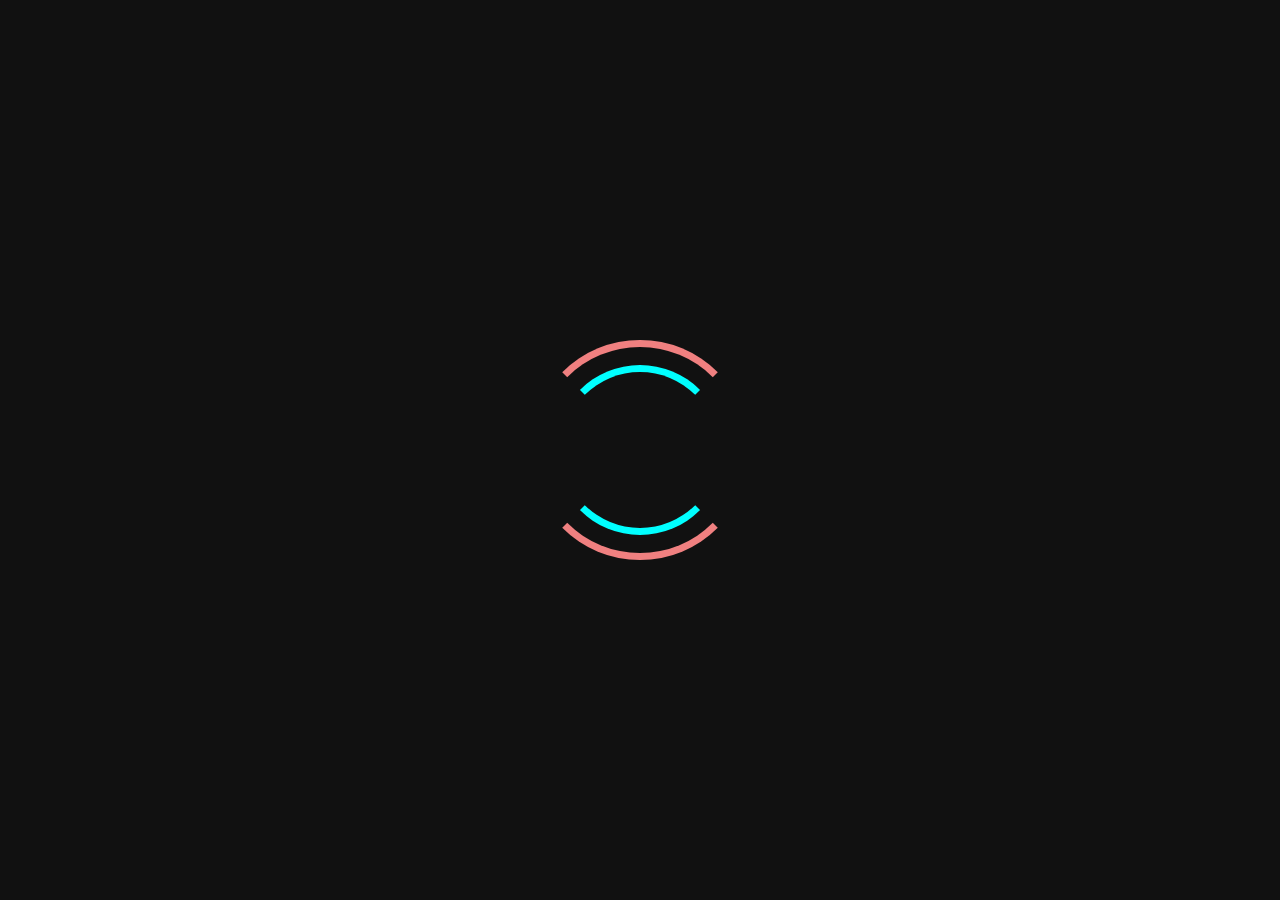
<file: Project-1 Loader/index.html>
<!DOCTYPE html>
<html lang="en">
<head>
    <meta charset="UTF-8">
    <meta name="viewport" content="width=device-width, initial-scale=1.0">
    <link rel="stylesheet" href="style.css">
</head>
<body>
    <div class="outer">
        <div class="inner"></div>
    </div>
</body>
</html>
</file>
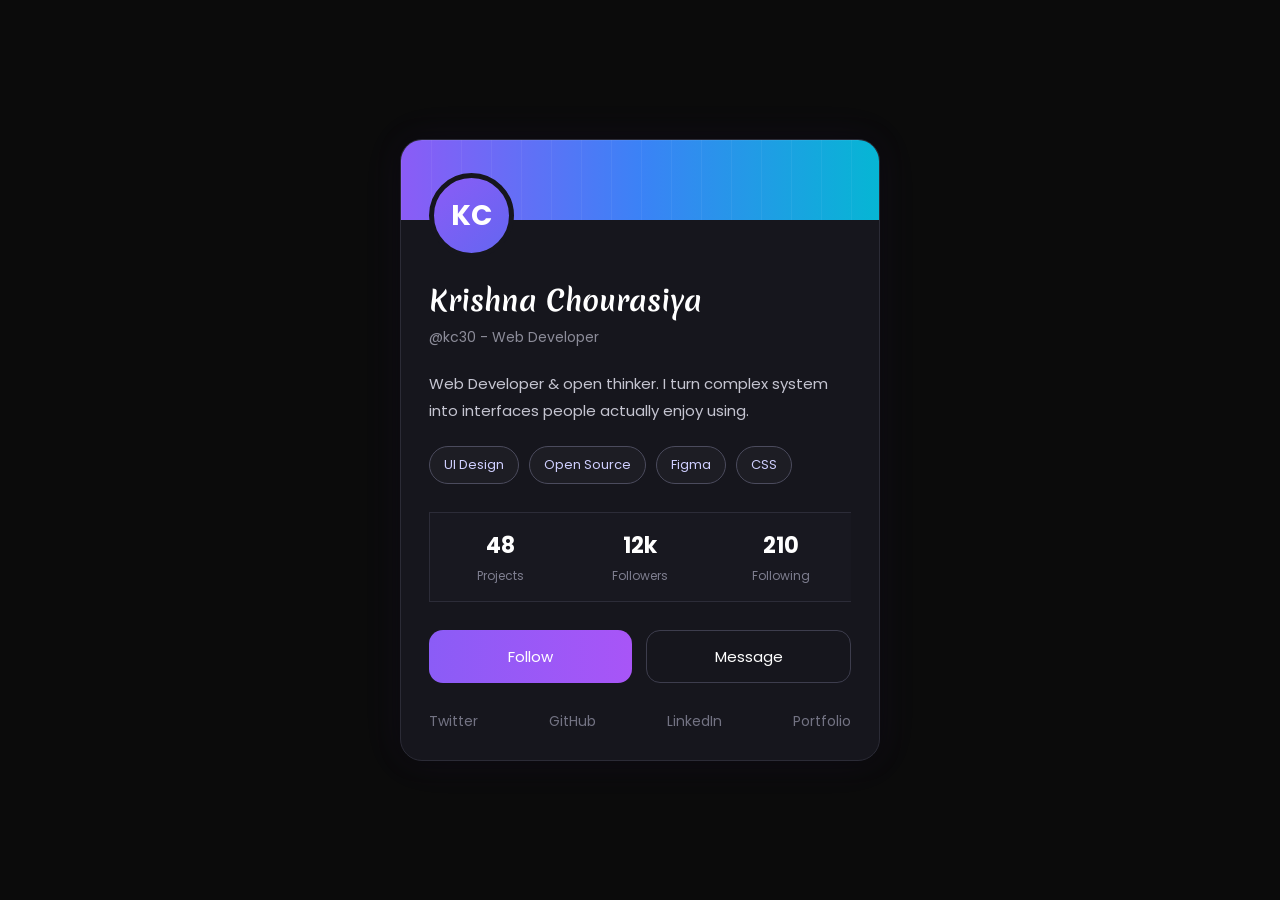
<file: Project-2 Profile Card/index.html>
<!DOCTYPE html>
<html lang="en">
<head>
    <meta charset="UTF-8">
    <meta name="viewport" content="width=device-width, initial-scale=1.0">
    <title>Project-2 Profile Card</title>
    <link rel="preconnect" href="https://fonts.googleapis.com">
    <link rel="preconnect" href="https://fonts.gstatic.com" crossorigin>
    <link href="https://fonts.googleapis.com/css2?family=Dancing+Script:wght@400..700&family=Inter:ital,opsz,wght@0,14..32,100..900;1,14..32,100..900&family=Jost:ital,wght@0,100..900;1,100..900&family=Merienda:wght@300..900&family=Poppins:ital,wght@0,100;0,200;0,300;0,400;0,500;0,600;0,700;0,800;0,900;1,100;1,200;1,300;1,400;1,500;1,600;1,700;1,800;1,900&family=Roboto:ital,wght@0,100..900;1,100..900&family=Urbanist:ital,wght@0,100..900;1,100..900&display=swap" rel="stylesheet">
    <link rel="stylesheet" href="style.css">
</head>
<body>
    <div class="container">
        <div class="top-container">
            <div class="profile">
                <div class="profile-name">KC</div>
            </div>
        </div>
        <div class="bottom-container">
            <div class="profile-info">
                <h2>Krishna Chourasiya</h2>
                <p>@kc30 - Web Developer</p>
            </div>
            <div class="prile-more-info">
                <p>Web Developer & open thinker. I turn complex system into interfaces people actually enjoy using.</p>
            </div>
            <div class="tags">
                <span>UI Design</span>
                <span>Open Source</span>
                <span>Figma</span>
                <span>CSS</span>
            </div>
            <div class="stats">
                <div class="stat-box">
                    <h3>48</h3>
                    <p>Projects</p>
                </div>

                <div class="stat-box">
                    <h3>12k</h3>
                    <p>Followers</p>
                </div>

                <div class="stat-box">
                    <h3>210</h3>
                    <p>Following</p>
                </div>

            </div>
            <div class="buttons">
                <button class="follow-btn">Follow</button>
                <button class="message-btn">Message</button>
            </div>

            <div class="footer-links">
                <a href="#">Twitter</a>
                <a href="#">GitHub</a>
                <a href="#">LinkedIn</a>
                <a href="#">Portfolio</a>
            </div>
        </div>
    </div>
</body>
</html>
</file>
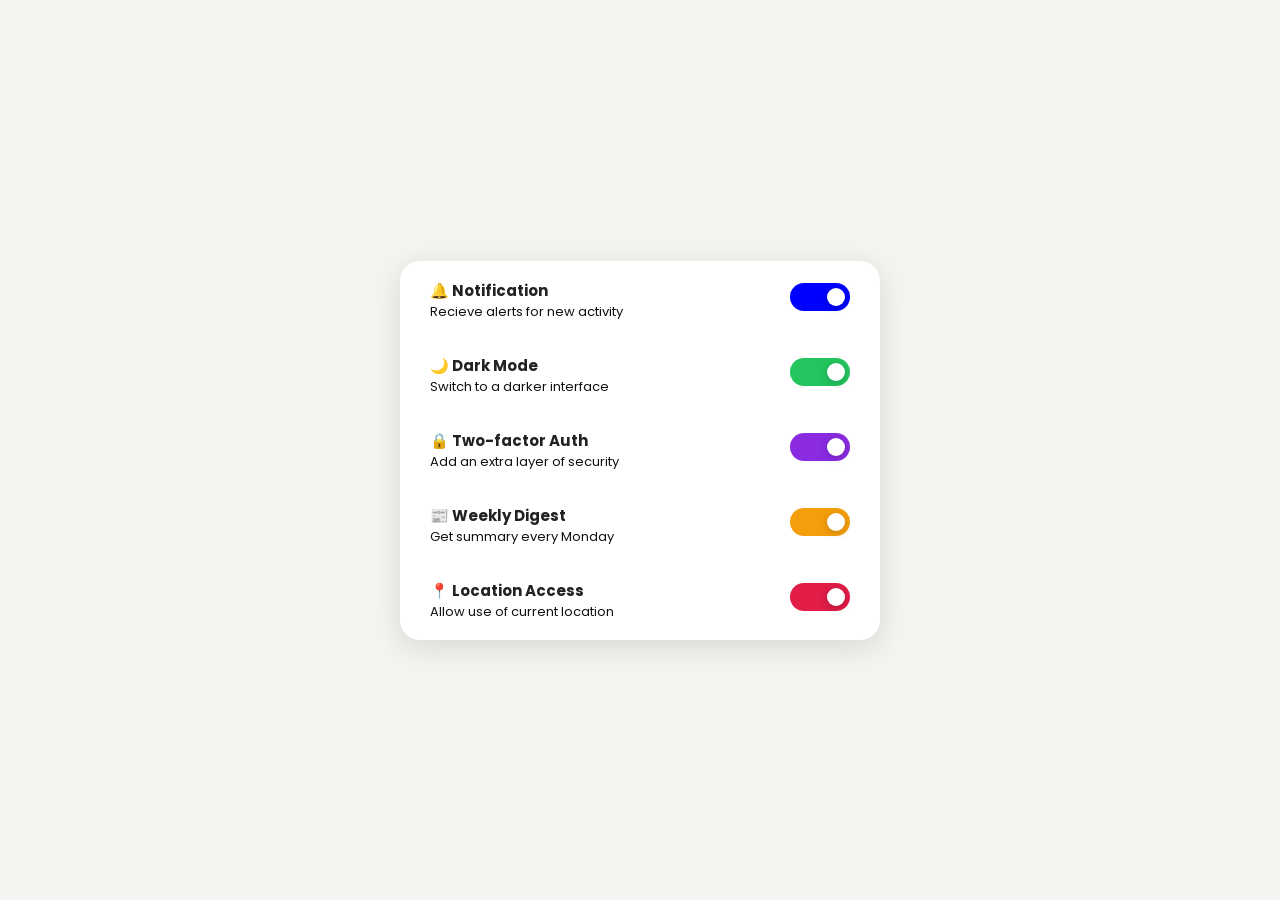
<file: Project-3 Toggle Buttons/index.html>
<!DOCTYPE html>
<html lang="en">
<head>
    <meta charset="UTF-8">
    <meta name="viewport" content="width=device-width, initial-scale=1.0">
    <title>Project-3 Toggle Buttons</title>
    <link rel="preconnect" href="https://fonts.googleapis.com">
    <link rel="preconnect" href="https://fonts.gstatic.com" crossorigin>
    <link href="https://fonts.googleapis.com/css2?family=Dancing+Script:wght@400..700&family=Inter:ital,opsz,wght@0,14..32,100..900;1,14..32,100..900&family=Jost:ital,wght@0,100..900;1,100..900&family=Merienda:wght@300..900&family=Poppins:ital,wght@0,100;0,200;0,300;0,400;0,500;0,600;0,700;0,800;0,900;1,100;1,200;1,300;1,400;1,500;1,600;1,700;1,800;1,900&family=Roboto:ital,wght@0,100..900;1,100..900&family=Urbanist:ital,wght@0,100..900;1,100..900&display=swap" rel="stylesheet">
    <link rel="stylesheet" href="style.css">
</head>
<body>
    <div class="container">
        <div class="option">
            <div class="content">
                <h4>🔔 Notification</h4>
                <p>Recieve alerts for new activity</p>
            </div>
            <div class="toggle-button-div">
                <input type="checkbox" class="toggle-btn" id="notification-toggle-btn" checked>
            </div>
        </div>

        <div class="option">
            <div class="content">
                <h4>🌙 Dark Mode</h4>
                <p>Switch to a darker interface</p>
            </div>

            <div class="toggle-button-div">
                <input type="checkbox" class="toggle-btn green-toggle" checked>
            </div>
        </div>

        <!-- Security -->
        <div class="option">
            <div class="content">
                <h4>🔒 Two-factor Auth</h4>
                <p>Add an extra layer of security</p>
            </div>

            <div class="toggle-button-div">
                <input type="checkbox" class="toggle-btn purple-toggle" checked>
            </div>
        </div>

        <!-- Weekly Digest -->
        <div class="option">
            <div class="content">
                <h4>📰 Weekly Digest</h4>
                <p>Get summary every Monday</p>
            </div>

            <div class="toggle-button-div">
                <input type="checkbox" class="toggle-btn orange-toggle" checked>
            </div>
        </div>

        <!-- Location -->
        <div class="option">
            <div class="content">
                <h4>📍 Location Access</h4>
                <p>Allow use of current location</p>
            </div>

            <div class="toggle-button-div">
                <input type="checkbox" class="toggle-btn red-toggle" checked>
            </div>
        </div>
    </div>
</body>
</html>
</file>
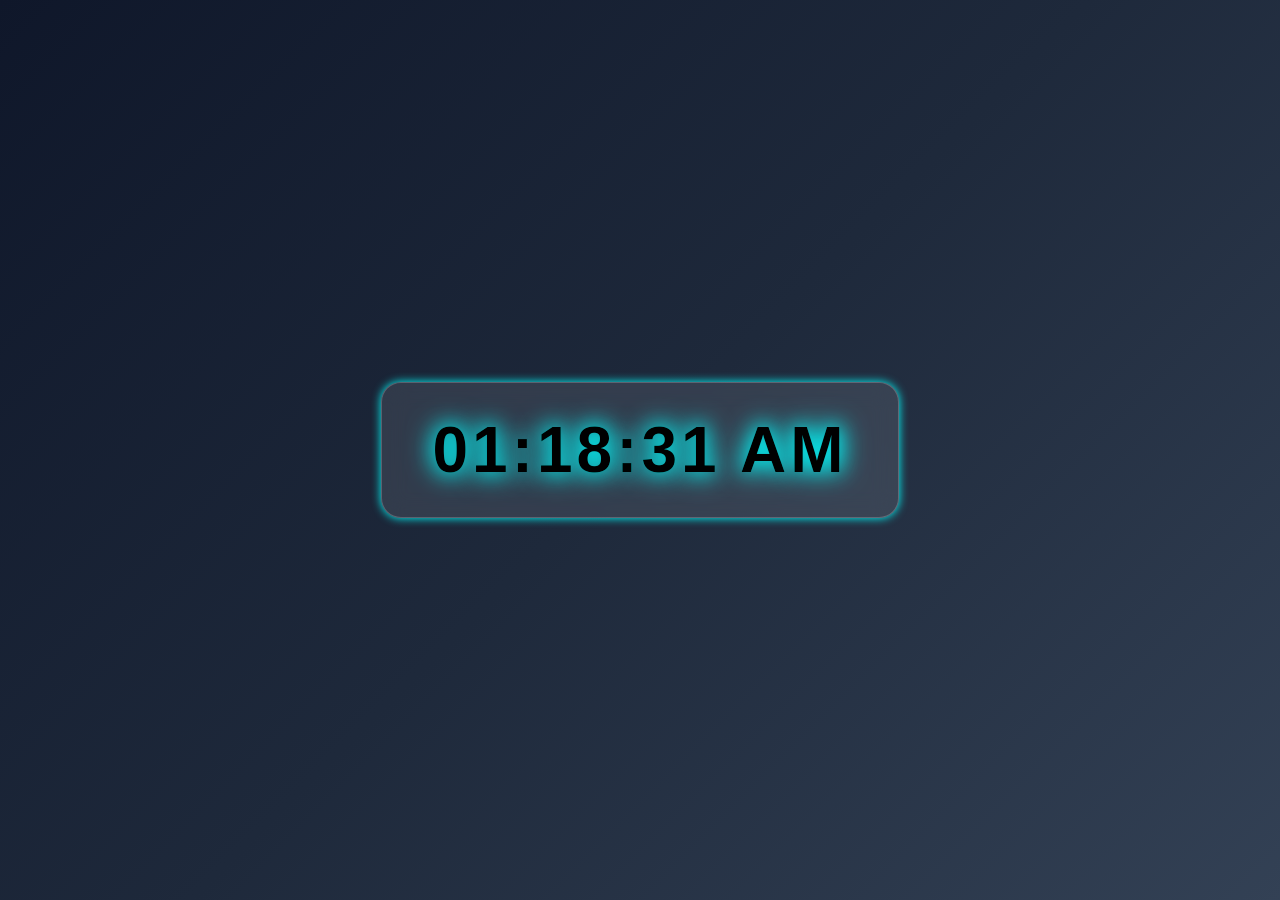
<file: Project-4 Digital Clock/index.html>
<!DOCTYPE html>
<html lang="en">
<head>
    <meta charset="UTF-8">
    <meta name="viewport" content="width=device-width, initial-scale=1.0">
    <title>Digital Clock</title>
    <link rel="stylesheet" href="style.css">
</head>
<body>
    <div class="container">
        <div class="clockBox">
            <p class="clock"></p>
        </div>
    </div>
    <script src="script.js"></script>
</body>
</html>
</file>
<file: Project-1 Loader/style.css>
*{
    margin: 0;
    padding: 0;
    box-sizing: border-box;
}

body{
    display: flex;
    justify-content: center;
    align-items: center;
    height: 100vh;
    background-color: #111;
}

/* OUTER CIRCLE */
.outer{
    height: 220px;
    width: 220px;

    border-top: 7px solid lightcoral;
    border-bottom: 7px solid lightcoral;
    border-left: 7px solid transparent;
    border-right: 7px solid transparent;

    border-radius: 50%;

    display: flex;
    justify-content: center;
    align-items: center;

    animation: outerRotation 4s linear infinite;
}

/* INNER CIRCLE */
.inner{
    height: 170px;
    width: 170px;

    border: 7px solid transparent;
    border-top: 7px solid cyan;
    border-bottom: 7px solid cyan;

    border-radius: 50%;

    animation: innerRotation 2s linear infinite;
}

/* CLOCKWISE */
@keyframes outerRotation{
    from{
        transform: rotate(0deg);
    }
    to{
        transform: rotate(360deg);
    }
}

/* ANTICLOCKWISE */
@keyframes innerRotation{
    from{
        transform: rotate(360deg);
        -webkit-transform: rotate(360deg);
        -moz-transform: rotate(360deg);
        -ms-transform: rotate(360deg);
        -o-transform: rotate(360deg);
}
    to{
        transform: rotate(0deg);
        -webkit-transform: rotate(0deg);
        -moz-transform: rotate(0deg);
        -ms-transform: rotate(0deg);
        -o-transform: rotate(0deg);
}
}
</file>
<file: Project-2 Profile Card/style.css>
*{
    margin: 0;
    padding: 0;
    box-sizing: border-box;
    font-family: "Poppins",sans-serif;
}
body{
    display: flex;
    align-items: center;
    justify-content: center;
    height: 100vh;
    background-color: #0b0b0b;
}

.container{
    width: 480px;
    background-color: #16161d;
    border: 1px solid #2b2b36;
    border-radius: 22px;
    -webkit-border-radius: 22px;
    -moz-border-radius: 22px;
    -ms-border-radius: 22px;
    -o-border-radius: 22px;
    overflow: hidden;
    position: relative;
    box-shadow:
        0 0 20px rgba(0,0,0,0.4),
        0 0 40px rgba(138, 92, 246, 0.08);
}

.top-container{
    height: 5rem;
    background: linear-gradient(90deg,#8b5cf6,#3b82f6,#06b6d4);
    position: relative;
}
.top-container::before{
    content: "";
    position: absolute;
    inset: 0;

    background-image: 
        linear-gradient(rgba(255,255,255,0.05) 1px, transparent 1px),
        linear-gradient(90deg, rgba(255,255,255,0.05) 1px, transparent 1px);
    background-size: 30px;
}
.profile{
    position: absolute;
    left: 28px;
    bottom: -38px;
    width: 85px;
    height: 85px;
    border-radius: 50%;
    -webkit-border-radius: 50%;
    -moz-border-radius: 50%;
    -ms-border-radius: 50%;
    -o-border-radius: 50%;
    background: linear-gradient(135deg, #8b5cf6,#6366f1);
    border: 5px solid #16161d;
    display: flex;
    align-items: center;
    justify-content: center;
    box-sizing: 1 10px 25px rgba(0,0,0,0.35);
}
.profile-name{
    font-size: 28px;
    font-weight: 700;
    color: #fff;
}
.bottom-container{
    padding: 60px 28px 28px;
}
.profile-info h2{
    color: #fff;
    font-size: 28px;
    font-family: "Merienda",cursive;
}
.profile-info p{
    color: #8c8c99;
    margin-top: 6px;
    font-size: 14px;
}
.prile-more-info{
    margin-top: 22px;
}
.prile-more-info p{
    color: #c5c5d1;
    line-height: 1.8;
    font-size: 15px;
}

.tags{
    display: flex;
    align-items: center;
    flex-wrap: wrap;
    margin-top: 22px;
    gap: 10px;
}
.tags span{
    padding: 8px 14px;
    border: 1px solid #4b4b5d;
    border-radius: 30px;
    -webkit-border-radius: 30px;
    -moz-border-radius: 30px;
    -ms-border-radius: 30px;
    -o-border-radius: 30px;
    color: #cfcfff;
    background: rgba(255,255,255,.03);
    font-size: 13px;
}
.stats{
    margin-top: 28px;
    display: grid;
    grid-template-columns: repeat(3,1fr);
    border: 1px solid #2c2c38;
    border-right: 16px;
    overflow: hidden;
}
.stat-box{
    padding: 16px;
    text-align: center;
    background: #181820;
}
.stat-box:not(:last-child){
    border-radius: 1px soid #2c2c38;
    -webkit-border-radius: 1px soid #2c2c38;
    -moz-border-radius: 1px soid #2c2c38;
    -ms-border-radius: 1px soid #2c2c38;
    -o-border-radius: 1px soid #2c2c38;
}
.stat-box h3{
    color: white;
    font-size: 22px;
}
.stat-box p{
    color: #7e7e8f;
    font-size: 12px;
    margin-top: 5px;
}


.buttons{
    display: flex;
    gap: 14px;
    margin-top: 28px;
}

.follow-btn,
.message-btn{
    flex: 1;
    padding: 14px;
    border-radius: 14px;
    border: none;
    font-size: 15px;
    cursor: pointer;
    transition: 0.3s;
}

.follow-btn{
    background: linear-gradient(90deg,#8b5cf6,#a855f7);
    color: white;
}

.follow-btn:hover{
    transform: translateY(-2px);
}

.message-btn{
    background: transparent;
    border: 1px solid #3d3d4d;
    color: white;
}

.message-btn:hover{
    background: #23232c;
}


.footer-links{
    margin-top: 28px;

    display: flex;
    justify-content: space-between;

    color: #737383;
    font-size: 14px;
}

.footer-links a{
    text-decoration: none;
    color: #737383;
    transition: 0.3s;
}

.footer-links a:hover{
    color: white;
}
</file>
<file: Project-3 Toggle Buttons/style.css>
/* 
font-family: "Poppins",sans-serif;
*/
*{
    margin: 0;
    padding: 0;
    box-sizing: border-box;
    font-family: "Poppins",sans-serif;
}
body{
    display: flex;
    align-items: center;
    justify-content: center;
    flex-direction: column;
    height: 100vh;
    background-color: #F5F4F0;
}
.container{
    box-shadow: rgba(100, 100, 111, 0.2) 0px 7px 29px 0px;
    width: 480px;
    background-color: #FFFFFF;
    border-radius: 20px;
    -webkit-border-radius: 20px;
    -moz-border-radius: 20px;
    -ms-border-radius: 20px;
    -o-border-radius: 20px;
    padding: 18px 30px;
    display: flex;
    flex-direction: column;
    gap: 2rem;
}
.option{
    display: flex;
    align-items: center;
    justify-content: space-between;
}
.content h4{
    font-size: 15px;
    color: #222;
}
.content p{
    font-size: 13px;
    color: #111;
}

/* toggle btn */
.toggle-btn{
    appearance: none;
    width: 60px;
    height: 28px;
    background-color: #d1d5db;
    border-radius: 50px;
    -webkit-border-radius: 50px;
    -moz-border-radius: 50px;
    -ms-border-radius: 50px;
    -o-border-radius: 50px;
    cursor: pointer;
    position: relative;
    transition: .3s ease;
    -webkit-transition: .3s ease;
    -moz-transition: .3s ease;
    -ms-transition: .3s ease;
    -o-transition: .3s ease;
}
.toggle-btn::before{
    content: "";
    position: absolute;
    top: 5px;
    left: 5px;
    width:18px;
    height: 18px;
    background-color: #fff;
    border-radius: 50%;
    -webkit-border-radius: 50%;
    -moz-border-radius: 50%;
    -ms-border-radius: 50%;
    -o-border-radius: 50%;
    transition: all .3s ease;
    -webkit-transition: all .3s ease;
    -moz-transition: all .3s ease;
    -ms-transition: all .3s ease;
    -o-transition: all .3s ease;
    box-shadow: 0 2px 8px rgba(0,0,0,0.2);
}
.toggle-btn:checked{
    background-color: blue;
}
.toggle-btn:checked::before{
    transform: translate(32px);
    -webkit-transform: translate(32px);
    -moz-transform: translate(32px);
    -ms-transform: translate(32px);
    -o-transform: translate(32px);
}

.purple-toggle:checked{
    background-color: blueviolet;
}
.green-toggle:checked{
    background-color: #22c55e;
}

.orange-toggle:checked{
    background-color: #f59e0b;
}

.red-toggle:checked{
    background-color: #e11d48;
}
</file>
<file: Project-4 Digital Clock/style.css>
*{
    margin: 0;
    padding: 0;
    box-sizing: border-box;
    font-family: "Poppins", sans-serif;
}

body{
    min-height: 100vh;
    display: flex;
    justify-content: center;
    align-items: center;
    background: linear-gradient(
        135deg,
        #0f172a,
        #1e293b,
        #334155
    );
}

.container{
    display: flex;
    justify-content: center;
    align-items: center;
}

.clockBox{
    padding: 30px 50px;
    border-radius: 20px;
    background: rgba(255,255,255,0.1);
    backdrop-filter: blur(12px);
    -webkit-backdrop-filter: blur(12px);
    border: 1px solid rgba(255,255,255,0.2);        
    box-shadow: 0 0 0px #00ffff, 0 0 10px #00ffff;
}

.clock{
    font-size: 4rem;
    font-weight: 700;
    letter-spacing: 4px;
    text-shadow: 0 0 0px #00ffff, 0 0 20px #00ffff, 0 0 30px #00ffff;
}

@media(max-width: 768px){
    .clockBox{
        padding: 20px 30px;
    }

    .clock{
        font-size: 2.5rem;
        letter-spacing: 2px;
    }
}
</file>
